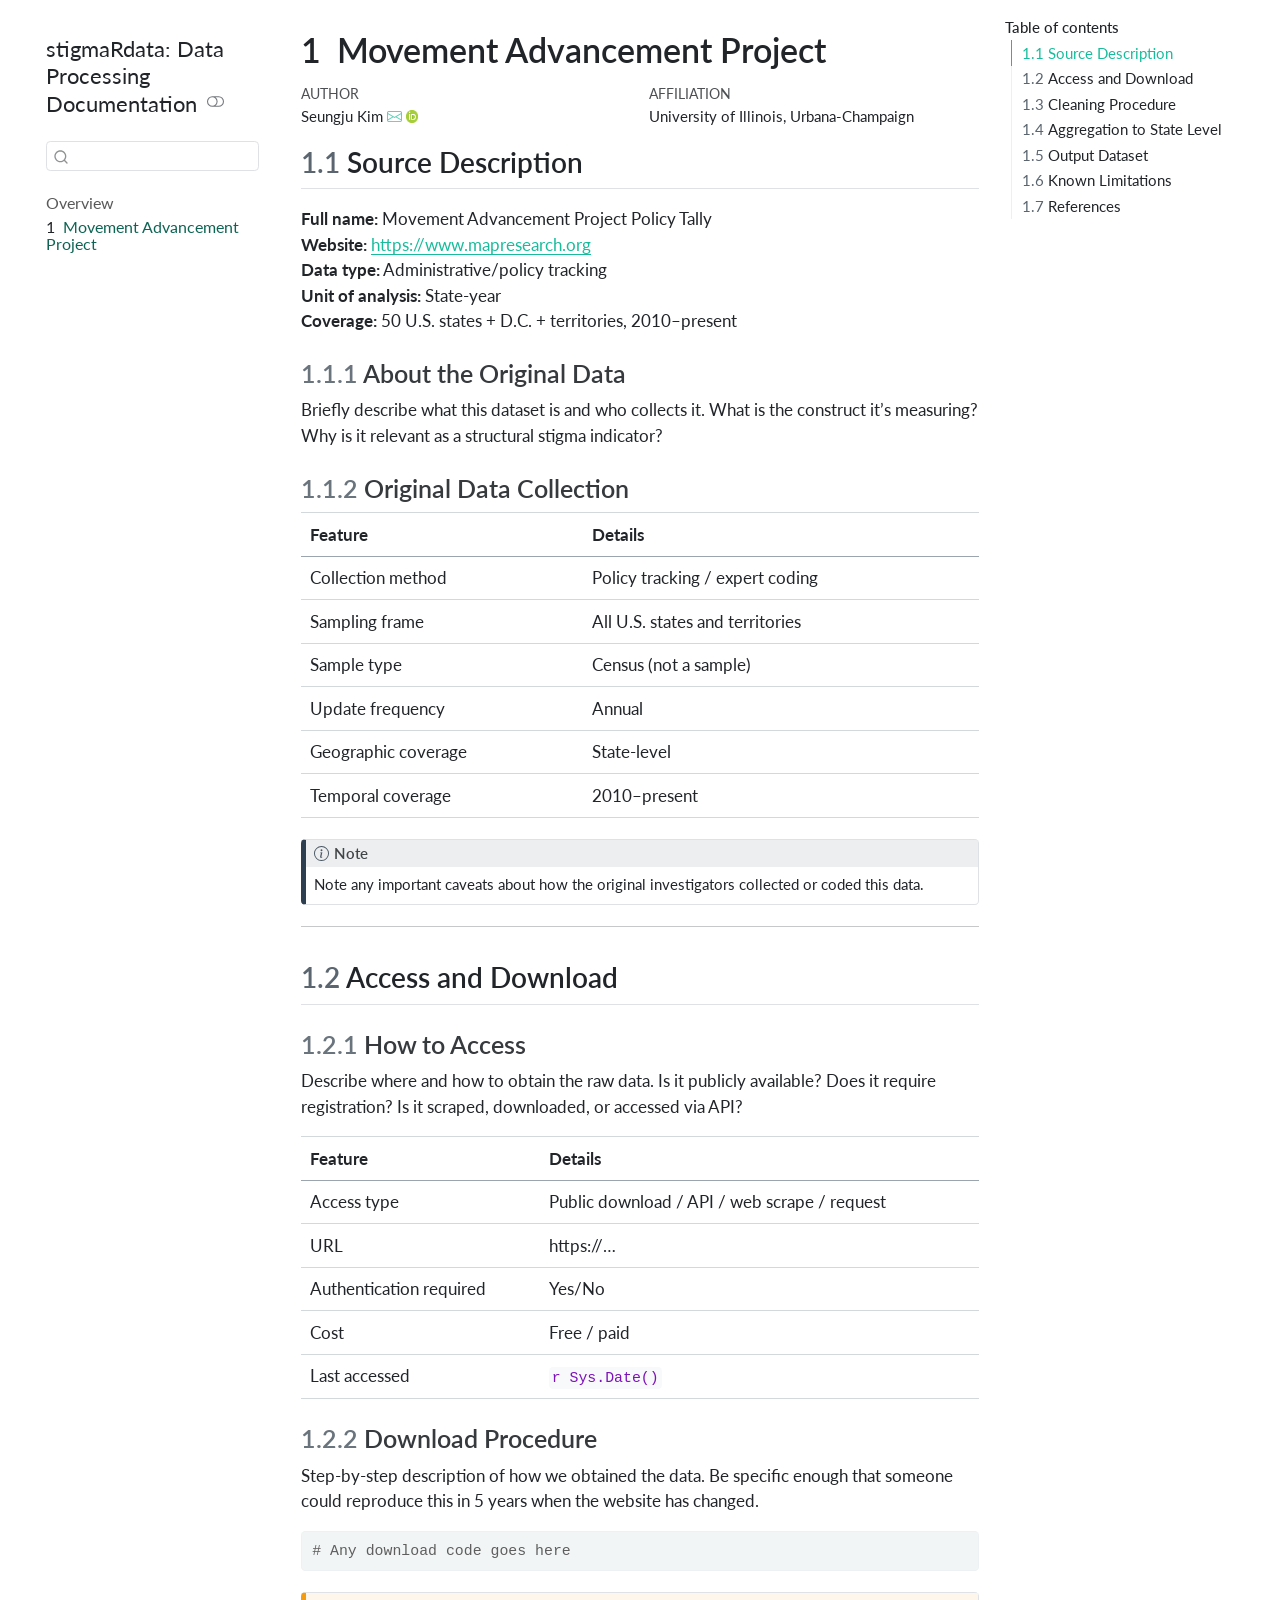
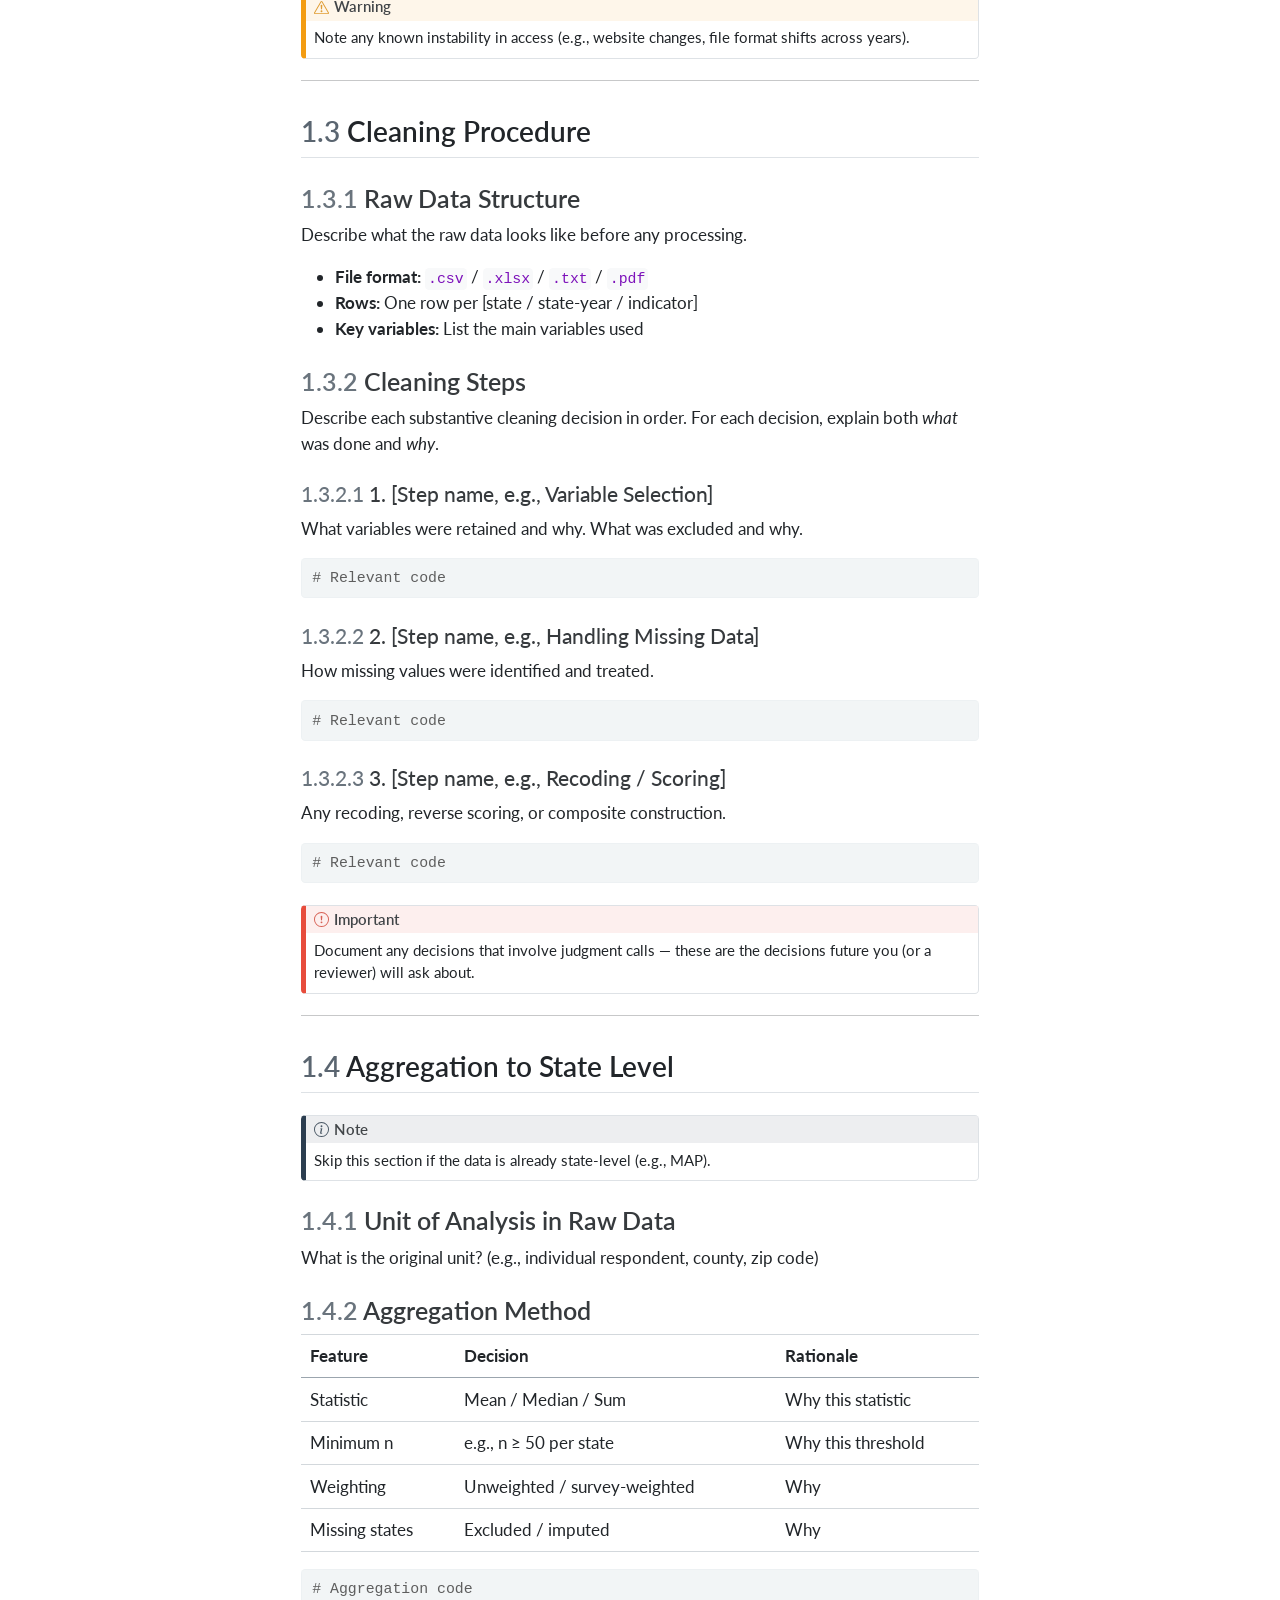
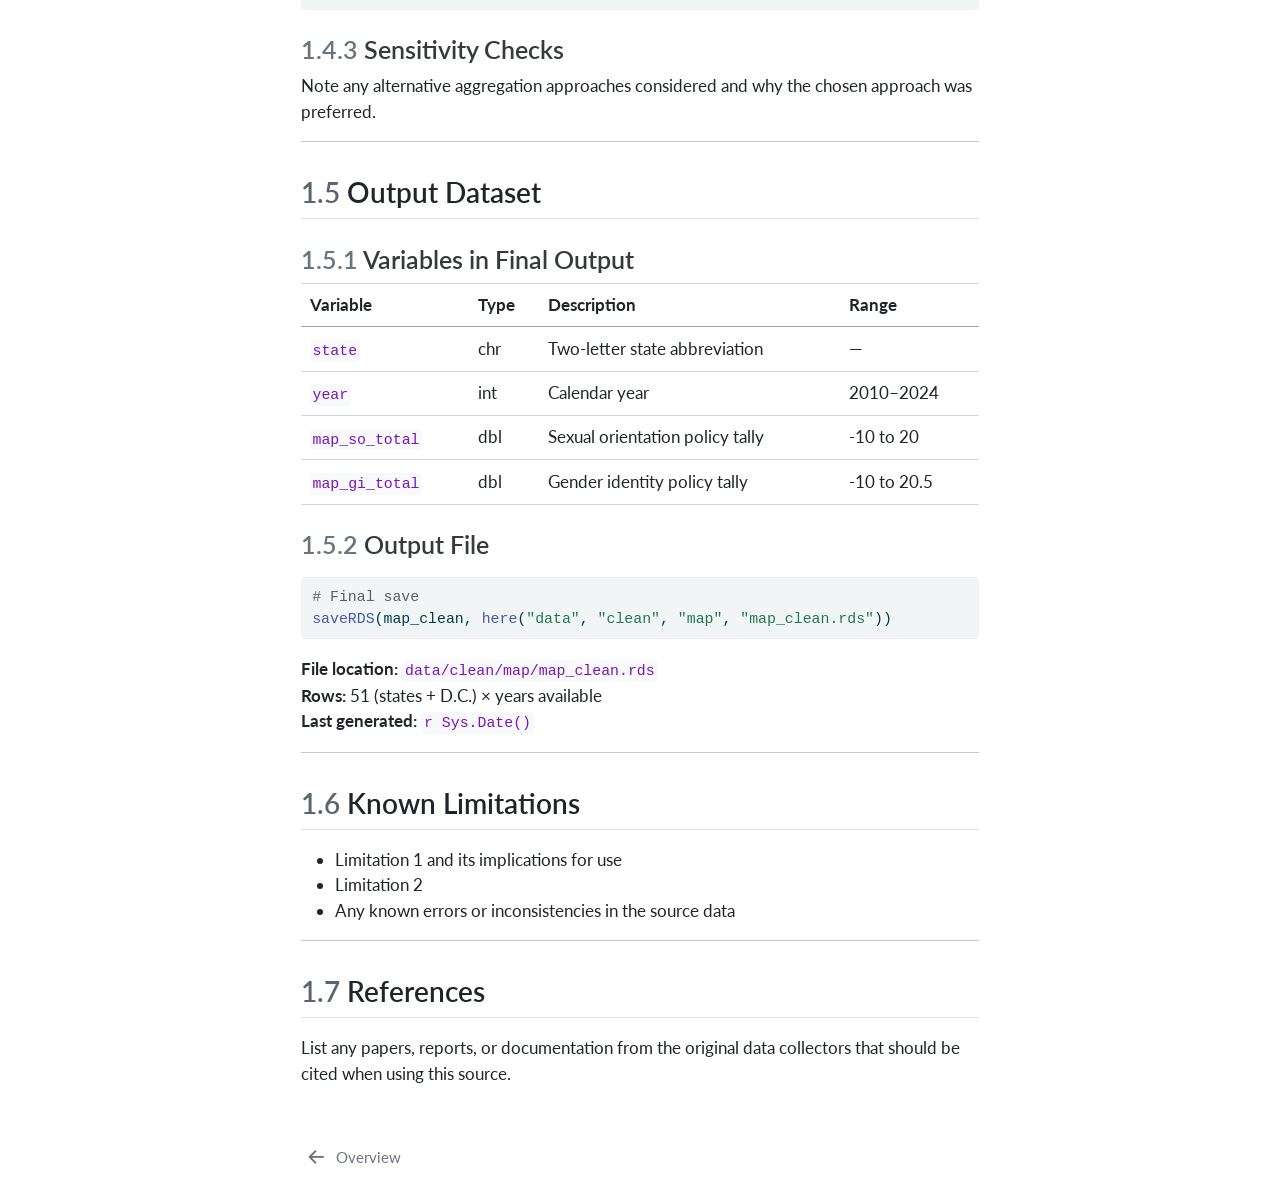
<file: docs/_book/01_map.html>
<!DOCTYPE html>
<html xmlns="http://www.w3.org/1999/xhtml" lang="en" xml:lang="en"><head>

<meta charset="utf-8">
<meta name="generator" content="quarto-1.5.57">

<meta name="viewport" content="width=device-width, initial-scale=1.0, user-scalable=yes">

<meta name="author" content="Seungju Kim">

<title>1&nbsp; Movement Advancement Project – stigmaRdata: Data Processing Documentation</title>
<style>
code{white-space: pre-wrap;}
span.smallcaps{font-variant: small-caps;}
div.columns{display: flex; gap: min(4vw, 1.5em);}
div.column{flex: auto; overflow-x: auto;}
div.hanging-indent{margin-left: 1.5em; text-indent: -1.5em;}
ul.task-list{list-style: none;}
ul.task-list li input[type="checkbox"] {
  width: 0.8em;
  margin: 0 0.8em 0.2em -1em; /* quarto-specific, see https://github.com/quarto-dev/quarto-cli/issues/4556 */ 
  vertical-align: middle;
}
/* CSS for syntax highlighting */
pre > code.sourceCode { white-space: pre; position: relative; }
pre > code.sourceCode > span { line-height: 1.25; }
pre > code.sourceCode > span:empty { height: 1.2em; }
.sourceCode { overflow: visible; }
code.sourceCode > span { color: inherit; text-decoration: inherit; }
div.sourceCode { margin: 1em 0; }
pre.sourceCode { margin: 0; }
@media screen {
div.sourceCode { overflow: auto; }
}
@media print {
pre > code.sourceCode { white-space: pre-wrap; }
pre > code.sourceCode > span { display: inline-block; text-indent: -5em; padding-left: 5em; }
}
pre.numberSource code
  { counter-reset: source-line 0; }
pre.numberSource code > span
  { position: relative; left: -4em; counter-increment: source-line; }
pre.numberSource code > span > a:first-child::before
  { content: counter(source-line);
    position: relative; left: -1em; text-align: right; vertical-align: baseline;
    border: none; display: inline-block;
    -webkit-touch-callout: none; -webkit-user-select: none;
    -khtml-user-select: none; -moz-user-select: none;
    -ms-user-select: none; user-select: none;
    padding: 0 4px; width: 4em;
  }
pre.numberSource { margin-left: 3em;  padding-left: 4px; }
div.sourceCode
  {   }
@media screen {
pre > code.sourceCode > span > a:first-child::before { text-decoration: underline; }
}
</style>


<script src="site_libs/quarto-nav/quarto-nav.js"></script>
<script src="site_libs/quarto-nav/headroom.min.js"></script>
<script src="site_libs/clipboard/clipboard.min.js"></script>
<script src="site_libs/quarto-search/autocomplete.umd.js"></script>
<script src="site_libs/quarto-search/fuse.min.js"></script>
<script src="site_libs/quarto-search/quarto-search.js"></script>
<meta name="quarto:offset" content="./">
<link href="./index.html" rel="prev">
<script src="site_libs/quarto-html/quarto.js"></script>
<script src="site_libs/quarto-html/popper.min.js"></script>
<script src="site_libs/quarto-html/tippy.umd.min.js"></script>
<script src="site_libs/quarto-html/anchor.min.js"></script>
<link href="site_libs/quarto-html/tippy.css" rel="stylesheet">
<link href="site_libs/quarto-html/quarto-syntax-highlighting.css" rel="stylesheet" class="quarto-color-scheme" id="quarto-text-highlighting-styles">
<link href="site_libs/quarto-html/quarto-syntax-highlighting-dark.css" rel="prefetch" class="quarto-color-scheme quarto-color-alternate" id="quarto-text-highlighting-styles">
<script src="site_libs/bootstrap/bootstrap.min.js"></script>
<link href="site_libs/bootstrap/bootstrap-icons.css" rel="stylesheet">
<link href="site_libs/bootstrap/bootstrap.min.css" rel="stylesheet" class="quarto-color-scheme" id="quarto-bootstrap" data-mode="light">
<link href="site_libs/bootstrap/bootstrap-dark.min.css" rel="prefetch" class="quarto-color-scheme quarto-color-alternate" id="quarto-bootstrap" data-mode="dark">
<script id="quarto-search-options" type="application/json">{
  "location": "sidebar",
  "copy-button": false,
  "collapse-after": 3,
  "panel-placement": "start",
  "type": "textbox",
  "limit": 50,
  "keyboard-shortcut": [
    "f",
    "/",
    "s"
  ],
  "show-item-context": false,
  "language": {
    "search-no-results-text": "No results",
    "search-matching-documents-text": "matching documents",
    "search-copy-link-title": "Copy link to search",
    "search-hide-matches-text": "Hide additional matches",
    "search-more-match-text": "more match in this document",
    "search-more-matches-text": "more matches in this document",
    "search-clear-button-title": "Clear",
    "search-text-placeholder": "",
    "search-detached-cancel-button-title": "Cancel",
    "search-submit-button-title": "Submit",
    "search-label": "Search"
  }
}</script>


</head>

<body class="nav-sidebar floating">

<div id="quarto-search-results"></div>
  <header id="quarto-header" class="headroom fixed-top">
  <nav class="quarto-secondary-nav">
    <div class="container-fluid d-flex">
      <button type="button" class="quarto-btn-toggle btn" data-bs-toggle="collapse" role="button" data-bs-target=".quarto-sidebar-collapse-item" aria-controls="quarto-sidebar" aria-expanded="false" aria-label="Toggle sidebar navigation" onclick="if (window.quartoToggleHeadroom) { window.quartoToggleHeadroom(); }">
        <i class="bi bi-layout-text-sidebar-reverse"></i>
      </button>
        <nav class="quarto-page-breadcrumbs" aria-label="breadcrumb"><ol class="breadcrumb"><li class="breadcrumb-item"><a href="./01_map.html"><span class="chapter-number">1</span>&nbsp; <span class="chapter-title">Movement Advancement Project</span></a></li></ol></nav>
        <a class="flex-grow-1" role="navigation" data-bs-toggle="collapse" data-bs-target=".quarto-sidebar-collapse-item" aria-controls="quarto-sidebar" aria-expanded="false" aria-label="Toggle sidebar navigation" onclick="if (window.quartoToggleHeadroom) { window.quartoToggleHeadroom(); }">      
        </a>
      <button type="button" class="btn quarto-search-button" aria-label="Search" onclick="window.quartoOpenSearch();">
        <i class="bi bi-search"></i>
      </button>
    </div>
  </nav>
</header>
<!-- content -->
<div id="quarto-content" class="quarto-container page-columns page-rows-contents page-layout-article">
<!-- sidebar -->
  <nav id="quarto-sidebar" class="sidebar collapse collapse-horizontal quarto-sidebar-collapse-item sidebar-navigation floating overflow-auto">
    <div class="pt-lg-2 mt-2 text-left sidebar-header">
    <div class="sidebar-title mb-0 py-0">
      <a href="./">stigmaRdata: Data Processing Documentation</a> 
        <div class="sidebar-tools-main">
  <a href="" class="quarto-color-scheme-toggle quarto-navigation-tool  px-1" onclick="window.quartoToggleColorScheme(); return false;" title="Toggle dark mode"><i class="bi"></i></a>
</div>
    </div>
      </div>
        <div class="mt-2 flex-shrink-0 align-items-center">
        <div class="sidebar-search">
        <div id="quarto-search" class="" title="Search"></div>
        </div>
        </div>
    <div class="sidebar-menu-container"> 
    <ul class="list-unstyled mt-1">
        <li class="sidebar-item">
  <div class="sidebar-item-container"> 
  <a href="./index.html" class="sidebar-item-text sidebar-link">
 <span class="menu-text">Overview</span></a>
  </div>
</li>
        <li class="sidebar-item">
  <div class="sidebar-item-container"> 
  <a href="./01_map.html" class="sidebar-item-text sidebar-link active">
 <span class="menu-text"><span class="chapter-number">1</span>&nbsp; <span class="chapter-title">Movement Advancement Project</span></span></a>
  </div>
</li>
    </ul>
    </div>
</nav>
<div id="quarto-sidebar-glass" class="quarto-sidebar-collapse-item" data-bs-toggle="collapse" data-bs-target=".quarto-sidebar-collapse-item"></div>
<!-- margin-sidebar -->
    <div id="quarto-margin-sidebar" class="sidebar margin-sidebar">
        <nav id="TOC" role="doc-toc" class="toc-active">
    <h2 id="toc-title">Table of contents</h2>
   
  <ul>
  <li><a href="#source-description" id="toc-source-description" class="nav-link active" data-scroll-target="#source-description"><span class="header-section-number">1.1</span> Source Description</a>
  <ul class="collapse">
  <li><a href="#about-the-original-data" id="toc-about-the-original-data" class="nav-link" data-scroll-target="#about-the-original-data"><span class="header-section-number">1.1.1</span> About the Original Data</a></li>
  <li><a href="#original-data-collection" id="toc-original-data-collection" class="nav-link" data-scroll-target="#original-data-collection"><span class="header-section-number">1.1.2</span> Original Data Collection</a></li>
  </ul></li>
  <li><a href="#access-and-download" id="toc-access-and-download" class="nav-link" data-scroll-target="#access-and-download"><span class="header-section-number">1.2</span> Access and Download</a>
  <ul class="collapse">
  <li><a href="#how-to-access" id="toc-how-to-access" class="nav-link" data-scroll-target="#how-to-access"><span class="header-section-number">1.2.1</span> How to Access</a></li>
  <li><a href="#download-procedure" id="toc-download-procedure" class="nav-link" data-scroll-target="#download-procedure"><span class="header-section-number">1.2.2</span> Download Procedure</a></li>
  </ul></li>
  <li><a href="#cleaning-procedure" id="toc-cleaning-procedure" class="nav-link" data-scroll-target="#cleaning-procedure"><span class="header-section-number">1.3</span> Cleaning Procedure</a>
  <ul class="collapse">
  <li><a href="#raw-data-structure" id="toc-raw-data-structure" class="nav-link" data-scroll-target="#raw-data-structure"><span class="header-section-number">1.3.1</span> Raw Data Structure</a></li>
  <li><a href="#cleaning-steps" id="toc-cleaning-steps" class="nav-link" data-scroll-target="#cleaning-steps"><span class="header-section-number">1.3.2</span> Cleaning Steps</a></li>
  </ul></li>
  <li><a href="#aggregation-to-state-level" id="toc-aggregation-to-state-level" class="nav-link" data-scroll-target="#aggregation-to-state-level"><span class="header-section-number">1.4</span> Aggregation to State Level</a>
  <ul class="collapse">
  <li><a href="#unit-of-analysis-in-raw-data" id="toc-unit-of-analysis-in-raw-data" class="nav-link" data-scroll-target="#unit-of-analysis-in-raw-data"><span class="header-section-number">1.4.1</span> Unit of Analysis in Raw Data</a></li>
  <li><a href="#aggregation-method" id="toc-aggregation-method" class="nav-link" data-scroll-target="#aggregation-method"><span class="header-section-number">1.4.2</span> Aggregation Method</a></li>
  <li><a href="#sensitivity-checks" id="toc-sensitivity-checks" class="nav-link" data-scroll-target="#sensitivity-checks"><span class="header-section-number">1.4.3</span> Sensitivity Checks</a></li>
  </ul></li>
  <li><a href="#output-dataset" id="toc-output-dataset" class="nav-link" data-scroll-target="#output-dataset"><span class="header-section-number">1.5</span> Output Dataset</a>
  <ul class="collapse">
  <li><a href="#variables-in-final-output" id="toc-variables-in-final-output" class="nav-link" data-scroll-target="#variables-in-final-output"><span class="header-section-number">1.5.1</span> Variables in Final Output</a></li>
  <li><a href="#output-file" id="toc-output-file" class="nav-link" data-scroll-target="#output-file"><span class="header-section-number">1.5.2</span> Output File</a></li>
  </ul></li>
  <li><a href="#known-limitations" id="toc-known-limitations" class="nav-link" data-scroll-target="#known-limitations"><span class="header-section-number">1.6</span> Known Limitations</a></li>
  <li><a href="#references" id="toc-references" class="nav-link" data-scroll-target="#references"><span class="header-section-number">1.7</span> References</a></li>
  </ul>
</nav>
    </div>
<!-- main -->
<main class="content" id="quarto-document-content">

<header id="title-block-header" class="quarto-title-block default">
<div class="quarto-title">
<h1 class="title"><span class="chapter-number">1</span>&nbsp; <span class="chapter-title">Movement Advancement Project</span></h1>
</div>


<div class="quarto-title-meta-author">
  <div class="quarto-title-meta-heading">Author</div>
  <div class="quarto-title-meta-heading">Affiliation</div>
  
    <div class="quarto-title-meta-contents">
    <p class="author">Seungju Kim <a href="mailto:seungju7@illinois.edu" class="quarto-title-author-email"><i class="bi bi-envelope"></i></a> <a href="https://orcid.org/0009-0009-5166-9170" class="quarto-title-author-orcid"> <img src="[data-uri]"></a></p>
  </div>
  <div class="quarto-title-meta-contents">
        <p class="affiliation">
            University of Illinois, Urbana-Champaign
          </p>
      </div>
  </div>

<div class="quarto-title-meta">

      
  
    
  </div>
  


</header>


<section id="source-description" class="level2" data-number="1.1">
<h2 data-number="1.1" class="anchored" data-anchor-id="source-description"><span class="header-section-number">1.1</span> Source Description</h2>
<p><strong>Full name:</strong> Movement Advancement Project Policy Tally<br>
<strong>Website:</strong> <a href="https://www.mapresearch.org">https://www.mapresearch.org</a><br>
<strong>Data type:</strong> Administrative/policy tracking<br>
<strong>Unit of analysis:</strong> State-year<br>
<strong>Coverage:</strong> 50 U.S. states + D.C. + territories, 2010–present</p>
<section id="about-the-original-data" class="level3" data-number="1.1.1">
<h3 data-number="1.1.1" class="anchored" data-anchor-id="about-the-original-data"><span class="header-section-number">1.1.1</span> About the Original Data</h3>
<p>Briefly describe what this dataset is and who collects it. What is the construct it’s measuring? Why is it relevant as a structural stigma indicator?</p>
</section>
<section id="original-data-collection" class="level3" data-number="1.1.2">
<h3 data-number="1.1.2" class="anchored" data-anchor-id="original-data-collection"><span class="header-section-number">1.1.2</span> Original Data Collection</h3>
<table class="caption-top table">
<thead>
<tr class="header">
<th>Feature</th>
<th>Details</th>
</tr>
</thead>
<tbody>
<tr class="odd">
<td>Collection method</td>
<td>Policy tracking / expert coding</td>
</tr>
<tr class="even">
<td>Sampling frame</td>
<td>All U.S. states and territories</td>
</tr>
<tr class="odd">
<td>Sample type</td>
<td>Census (not a sample)</td>
</tr>
<tr class="even">
<td>Update frequency</td>
<td>Annual</td>
</tr>
<tr class="odd">
<td>Geographic coverage</td>
<td>State-level</td>
</tr>
<tr class="even">
<td>Temporal coverage</td>
<td>2010–present</td>
</tr>
</tbody>
</table>
<div class="callout callout-style-default callout-note callout-titled">
<div class="callout-header d-flex align-content-center">
<div class="callout-icon-container">
<i class="callout-icon"></i>
</div>
<div class="callout-title-container flex-fill">
Note
</div>
</div>
<div class="callout-body-container callout-body">
<p>Note any important caveats about how the original investigators collected or coded this data.</p>
</div>
</div>
<hr>
</section>
</section>
<section id="access-and-download" class="level2" data-number="1.2">
<h2 data-number="1.2" class="anchored" data-anchor-id="access-and-download"><span class="header-section-number">1.2</span> Access and Download</h2>
<section id="how-to-access" class="level3" data-number="1.2.1">
<h3 data-number="1.2.1" class="anchored" data-anchor-id="how-to-access"><span class="header-section-number">1.2.1</span> How to Access</h3>
<p>Describe where and how to obtain the raw data. Is it publicly available? Does it require registration? Is it scraped, downloaded, or accessed via API?</p>
<table class="caption-top table">
<thead>
<tr class="header">
<th>Feature</th>
<th>Details</th>
</tr>
</thead>
<tbody>
<tr class="odd">
<td>Access type</td>
<td>Public download / API / web scrape / request</td>
</tr>
<tr class="even">
<td>URL</td>
<td>https://…</td>
</tr>
<tr class="odd">
<td>Authentication required</td>
<td>Yes/No</td>
</tr>
<tr class="even">
<td>Cost</td>
<td>Free / paid</td>
</tr>
<tr class="odd">
<td>Last accessed</td>
<td><code>r Sys.Date()</code></td>
</tr>
</tbody>
</table>
</section>
<section id="download-procedure" class="level3" data-number="1.2.2">
<h3 data-number="1.2.2" class="anchored" data-anchor-id="download-procedure"><span class="header-section-number">1.2.2</span> Download Procedure</h3>
<p>Step-by-step description of how we obtained the data. Be specific enough that someone could reproduce this in 5 years when the website has changed.</p>
<div class="sourceCode" id="cb1"><pre class="sourceCode r code-with-copy"><code class="sourceCode r"><span id="cb1-1"><a href="#cb1-1" aria-hidden="true" tabindex="-1"></a><span class="co"># Any download code goes here</span></span></code><button title="Copy to Clipboard" class="code-copy-button"><i class="bi"></i></button></pre></div>
<div class="callout callout-style-default callout-warning callout-titled">
<div class="callout-header d-flex align-content-center">
<div class="callout-icon-container">
<i class="callout-icon"></i>
</div>
<div class="callout-title-container flex-fill">
Warning
</div>
</div>
<div class="callout-body-container callout-body">
<p>Note any known instability in access (e.g., website changes, file format shifts across years).</p>
</div>
</div>
<hr>
</section>
</section>
<section id="cleaning-procedure" class="level2" data-number="1.3">
<h2 data-number="1.3" class="anchored" data-anchor-id="cleaning-procedure"><span class="header-section-number">1.3</span> Cleaning Procedure</h2>
<section id="raw-data-structure" class="level3" data-number="1.3.1">
<h3 data-number="1.3.1" class="anchored" data-anchor-id="raw-data-structure"><span class="header-section-number">1.3.1</span> Raw Data Structure</h3>
<p>Describe what the raw data looks like before any processing.</p>
<ul>
<li><strong>File format:</strong> <code>.csv</code> / <code>.xlsx</code> / <code>.txt</code> / <code>.pdf</code><br>
</li>
<li><strong>Rows:</strong> One row per [state / state-year / indicator]<br>
</li>
<li><strong>Key variables:</strong> List the main variables used</li>
</ul>
</section>
<section id="cleaning-steps" class="level3" data-number="1.3.2">
<h3 data-number="1.3.2" class="anchored" data-anchor-id="cleaning-steps"><span class="header-section-number">1.3.2</span> Cleaning Steps</h3>
<p>Describe each substantive cleaning decision in order. For each decision, explain both <em>what</em> was done and <em>why</em>.</p>
<section id="step-name-e.g.-variable-selection" class="level4" data-number="1.3.2.1">
<h4 data-number="1.3.2.1" class="anchored" data-anchor-id="step-name-e.g.-variable-selection"><span class="header-section-number">1.3.2.1</span> 1. [Step name, e.g., Variable Selection]</h4>
<p>What variables were retained and why. What was excluded and why.</p>
<div class="sourceCode" id="cb2"><pre class="sourceCode r code-with-copy"><code class="sourceCode r"><span id="cb2-1"><a href="#cb2-1" aria-hidden="true" tabindex="-1"></a><span class="co"># Relevant code</span></span></code><button title="Copy to Clipboard" class="code-copy-button"><i class="bi"></i></button></pre></div>
</section>
<section id="step-name-e.g.-handling-missing-data" class="level4" data-number="1.3.2.2">
<h4 data-number="1.3.2.2" class="anchored" data-anchor-id="step-name-e.g.-handling-missing-data"><span class="header-section-number">1.3.2.2</span> 2. [Step name, e.g., Handling Missing Data]</h4>
<p>How missing values were identified and treated.</p>
<div class="sourceCode" id="cb3"><pre class="sourceCode r code-with-copy"><code class="sourceCode r"><span id="cb3-1"><a href="#cb3-1" aria-hidden="true" tabindex="-1"></a><span class="co"># Relevant code</span></span></code><button title="Copy to Clipboard" class="code-copy-button"><i class="bi"></i></button></pre></div>
</section>
<section id="step-name-e.g.-recoding-scoring" class="level4" data-number="1.3.2.3">
<h4 data-number="1.3.2.3" class="anchored" data-anchor-id="step-name-e.g.-recoding-scoring"><span class="header-section-number">1.3.2.3</span> 3. [Step name, e.g., Recoding / Scoring]</h4>
<p>Any recoding, reverse scoring, or composite construction.</p>
<div class="sourceCode" id="cb4"><pre class="sourceCode r code-with-copy"><code class="sourceCode r"><span id="cb4-1"><a href="#cb4-1" aria-hidden="true" tabindex="-1"></a><span class="co"># Relevant code</span></span></code><button title="Copy to Clipboard" class="code-copy-button"><i class="bi"></i></button></pre></div>
<div class="callout callout-style-default callout-important callout-titled">
<div class="callout-header d-flex align-content-center">
<div class="callout-icon-container">
<i class="callout-icon"></i>
</div>
<div class="callout-title-container flex-fill">
Important
</div>
</div>
<div class="callout-body-container callout-body">
<p>Document any decisions that involve judgment calls — these are the decisions future you (or a reviewer) will ask about.</p>
</div>
</div>
<hr>
</section>
</section>
</section>
<section id="aggregation-to-state-level" class="level2" data-number="1.4">
<h2 data-number="1.4" class="anchored" data-anchor-id="aggregation-to-state-level"><span class="header-section-number">1.4</span> Aggregation to State Level</h2>
<div class="callout callout-style-default callout-note callout-titled">
<div class="callout-header d-flex align-content-center">
<div class="callout-icon-container">
<i class="callout-icon"></i>
</div>
<div class="callout-title-container flex-fill">
Note
</div>
</div>
<div class="callout-body-container callout-body">
<p>Skip this section if the data is already state-level (e.g., MAP).</p>
</div>
</div>
<section id="unit-of-analysis-in-raw-data" class="level3" data-number="1.4.1">
<h3 data-number="1.4.1" class="anchored" data-anchor-id="unit-of-analysis-in-raw-data"><span class="header-section-number">1.4.1</span> Unit of Analysis in Raw Data</h3>
<p>What is the original unit? (e.g., individual respondent, county, zip code)</p>
</section>
<section id="aggregation-method" class="level3" data-number="1.4.2">
<h3 data-number="1.4.2" class="anchored" data-anchor-id="aggregation-method"><span class="header-section-number">1.4.2</span> Aggregation Method</h3>
<table class="caption-top table">
<thead>
<tr class="header">
<th>Feature</th>
<th>Decision</th>
<th>Rationale</th>
</tr>
</thead>
<tbody>
<tr class="odd">
<td>Statistic</td>
<td>Mean / Median / Sum</td>
<td>Why this statistic</td>
</tr>
<tr class="even">
<td>Minimum n</td>
<td>e.g., n ≥ 50 per state</td>
<td>Why this threshold</td>
</tr>
<tr class="odd">
<td>Weighting</td>
<td>Unweighted / survey-weighted</td>
<td>Why</td>
</tr>
<tr class="even">
<td>Missing states</td>
<td>Excluded / imputed</td>
<td>Why</td>
</tr>
</tbody>
</table>
<div class="sourceCode" id="cb5"><pre class="sourceCode r code-with-copy"><code class="sourceCode r"><span id="cb5-1"><a href="#cb5-1" aria-hidden="true" tabindex="-1"></a><span class="co"># Aggregation code</span></span></code><button title="Copy to Clipboard" class="code-copy-button"><i class="bi"></i></button></pre></div>
</section>
<section id="sensitivity-checks" class="level3" data-number="1.4.3">
<h3 data-number="1.4.3" class="anchored" data-anchor-id="sensitivity-checks"><span class="header-section-number">1.4.3</span> Sensitivity Checks</h3>
<p>Note any alternative aggregation approaches considered and why the chosen approach was preferred.</p>
<hr>
</section>
</section>
<section id="output-dataset" class="level2" data-number="1.5">
<h2 data-number="1.5" class="anchored" data-anchor-id="output-dataset"><span class="header-section-number">1.5</span> Output Dataset</h2>
<section id="variables-in-final-output" class="level3" data-number="1.5.1">
<h3 data-number="1.5.1" class="anchored" data-anchor-id="variables-in-final-output"><span class="header-section-number">1.5.1</span> Variables in Final Output</h3>
<table class="caption-top table">
<thead>
<tr class="header">
<th>Variable</th>
<th>Type</th>
<th>Description</th>
<th>Range</th>
</tr>
</thead>
<tbody>
<tr class="odd">
<td><code>state</code></td>
<td>chr</td>
<td>Two-letter state abbreviation</td>
<td>—</td>
</tr>
<tr class="even">
<td><code>year</code></td>
<td>int</td>
<td>Calendar year</td>
<td>2010–2024</td>
</tr>
<tr class="odd">
<td><code>map_so_total</code></td>
<td>dbl</td>
<td>Sexual orientation policy tally</td>
<td>-10 to 20</td>
</tr>
<tr class="even">
<td><code>map_gi_total</code></td>
<td>dbl</td>
<td>Gender identity policy tally</td>
<td>-10 to 20.5</td>
</tr>
</tbody>
</table>
</section>
<section id="output-file" class="level3" data-number="1.5.2">
<h3 data-number="1.5.2" class="anchored" data-anchor-id="output-file"><span class="header-section-number">1.5.2</span> Output File</h3>
<div class="sourceCode" id="cb6"><pre class="sourceCode r code-with-copy"><code class="sourceCode r"><span id="cb6-1"><a href="#cb6-1" aria-hidden="true" tabindex="-1"></a><span class="co"># Final save</span></span>
<span id="cb6-2"><a href="#cb6-2" aria-hidden="true" tabindex="-1"></a><span class="fu">saveRDS</span>(map_clean, <span class="fu">here</span>(<span class="st">"data"</span>, <span class="st">"clean"</span>, <span class="st">"map"</span>, <span class="st">"map_clean.rds"</span>))</span></code><button title="Copy to Clipboard" class="code-copy-button"><i class="bi"></i></button></pre></div>
<p><strong>File location:</strong> <code>data/clean/map/map_clean.rds</code><br>
<strong>Rows:</strong> 51 (states + D.C.) × years available<br>
<strong>Last generated:</strong> <code>r Sys.Date()</code></p>
<hr>
</section>
</section>
<section id="known-limitations" class="level2" data-number="1.6">
<h2 data-number="1.6" class="anchored" data-anchor-id="known-limitations"><span class="header-section-number">1.6</span> Known Limitations</h2>
<ul>
<li>Limitation 1 and its implications for use</li>
<li>Limitation 2</li>
<li>Any known errors or inconsistencies in the source data</li>
</ul>
<hr>
</section>
<section id="references" class="level2" data-number="1.7">
<h2 data-number="1.7" class="anchored" data-anchor-id="references"><span class="header-section-number">1.7</span> References</h2>
<p>List any papers, reports, or documentation from the original data collectors that should be cited when using this source.</p>


</section>

</main> <!-- /main -->
<script id="quarto-html-after-body" type="application/javascript">
window.document.addEventListener("DOMContentLoaded", function (event) {
  const toggleBodyColorMode = (bsSheetEl) => {
    const mode = bsSheetEl.getAttribute("data-mode");
    const bodyEl = window.document.querySelector("body");
    if (mode === "dark") {
      bodyEl.classList.add("quarto-dark");
      bodyEl.classList.remove("quarto-light");
    } else {
      bodyEl.classList.add("quarto-light");
      bodyEl.classList.remove("quarto-dark");
    }
  }
  const toggleBodyColorPrimary = () => {
    const bsSheetEl = window.document.querySelector("link#quarto-bootstrap");
    if (bsSheetEl) {
      toggleBodyColorMode(bsSheetEl);
    }
  }
  toggleBodyColorPrimary();  
  const disableStylesheet = (stylesheets) => {
    for (let i=0; i < stylesheets.length; i++) {
      const stylesheet = stylesheets[i];
      stylesheet.rel = 'prefetch';
    }
  }
  const enableStylesheet = (stylesheets) => {
    for (let i=0; i < stylesheets.length; i++) {
      const stylesheet = stylesheets[i];
      stylesheet.rel = 'stylesheet';
    }
  }
  const manageTransitions = (selector, allowTransitions) => {
    const els = window.document.querySelectorAll(selector);
    for (let i=0; i < els.length; i++) {
      const el = els[i];
      if (allowTransitions) {
        el.classList.remove('notransition');
      } else {
        el.classList.add('notransition');
      }
    }
  }
  const toggleGiscusIfUsed = (isAlternate, darkModeDefault) => {
    const baseTheme = document.querySelector('#giscus-base-theme')?.value ?? 'light';
    const alternateTheme = document.querySelector('#giscus-alt-theme')?.value ?? 'dark';
    let newTheme = '';
    if(darkModeDefault) {
      newTheme = isAlternate ? baseTheme : alternateTheme;
    } else {
      newTheme = isAlternate ? alternateTheme : baseTheme;
    }
    const changeGiscusTheme = () => {
      // From: https://github.com/giscus/giscus/issues/336
      const sendMessage = (message) => {
        const iframe = document.querySelector('iframe.giscus-frame');
        if (!iframe) return;
        iframe.contentWindow.postMessage({ giscus: message }, 'https://giscus.app');
      }
      sendMessage({
        setConfig: {
          theme: newTheme
        }
      });
    }
    const isGiscussLoaded = window.document.querySelector('iframe.giscus-frame') !== null;
    if (isGiscussLoaded) {
      changeGiscusTheme();
    }
  }
  const toggleColorMode = (alternate) => {
    // Switch the stylesheets
    const alternateStylesheets = window.document.querySelectorAll('link.quarto-color-scheme.quarto-color-alternate');
    manageTransitions('#quarto-margin-sidebar .nav-link', false);
    if (alternate) {
      enableStylesheet(alternateStylesheets);
      for (const sheetNode of alternateStylesheets) {
        if (sheetNode.id === "quarto-bootstrap") {
          toggleBodyColorMode(sheetNode);
        }
      }
    } else {
      disableStylesheet(alternateStylesheets);
      toggleBodyColorPrimary();
    }
    manageTransitions('#quarto-margin-sidebar .nav-link', true);
    // Switch the toggles
    const toggles = window.document.querySelectorAll('.quarto-color-scheme-toggle');
    for (let i=0; i < toggles.length; i++) {
      const toggle = toggles[i];
      if (toggle) {
        if (alternate) {
          toggle.classList.add("alternate");     
        } else {
          toggle.classList.remove("alternate");
        }
      }
    }
    // Hack to workaround the fact that safari doesn't
    // properly recolor the scrollbar when toggling (#1455)
    if (navigator.userAgent.indexOf('Safari') > 0 && navigator.userAgent.indexOf('Chrome') == -1) {
      manageTransitions("body", false);
      window.scrollTo(0, 1);
      setTimeout(() => {
        window.scrollTo(0, 0);
        manageTransitions("body", true);
      }, 40);  
    }
  }
  const isFileUrl = () => { 
    return window.location.protocol === 'file:';
  }
  const hasAlternateSentinel = () => {  
    let styleSentinel = getColorSchemeSentinel();
    if (styleSentinel !== null) {
      return styleSentinel === "alternate";
    } else {
      return false;
    }
  }
  const setStyleSentinel = (alternate) => {
    const value = alternate ? "alternate" : "default";
    if (!isFileUrl()) {
      window.localStorage.setItem("quarto-color-scheme", value);
    } else {
      localAlternateSentinel = value;
    }
  }
  const getColorSchemeSentinel = () => {
    if (!isFileUrl()) {
      const storageValue = window.localStorage.getItem("quarto-color-scheme");
      return storageValue != null ? storageValue : localAlternateSentinel;
    } else {
      return localAlternateSentinel;
    }
  }
  const darkModeDefault = false;
  let localAlternateSentinel = darkModeDefault ? 'alternate' : 'default';
  // Dark / light mode switch
  window.quartoToggleColorScheme = () => {
    // Read the current dark / light value 
    let toAlternate = !hasAlternateSentinel();
    toggleColorMode(toAlternate);
    setStyleSentinel(toAlternate);
    toggleGiscusIfUsed(toAlternate, darkModeDefault);
  };
  // Ensure there is a toggle, if there isn't float one in the top right
  if (window.document.querySelector('.quarto-color-scheme-toggle') === null) {
    const a = window.document.createElement('a');
    a.classList.add('top-right');
    a.classList.add('quarto-color-scheme-toggle');
    a.href = "";
    a.onclick = function() { try { window.quartoToggleColorScheme(); } catch {} return false; };
    const i = window.document.createElement("i");
    i.classList.add('bi');
    a.appendChild(i);
    window.document.body.appendChild(a);
  }
  // Switch to dark mode if need be
  if (hasAlternateSentinel()) {
    toggleColorMode(true);
  } else {
    toggleColorMode(false);
  }
  const icon = "";
  const anchorJS = new window.AnchorJS();
  anchorJS.options = {
    placement: 'right',
    icon: icon
  };
  anchorJS.add('.anchored');
  const isCodeAnnotation = (el) => {
    for (const clz of el.classList) {
      if (clz.startsWith('code-annotation-')) {                     
        return true;
      }
    }
    return false;
  }
  const onCopySuccess = function(e) {
    // button target
    const button = e.trigger;
    // don't keep focus
    button.blur();
    // flash "checked"
    button.classList.add('code-copy-button-checked');
    var currentTitle = button.getAttribute("title");
    button.setAttribute("title", "Copied!");
    let tooltip;
    if (window.bootstrap) {
      button.setAttribute("data-bs-toggle", "tooltip");
      button.setAttribute("data-bs-placement", "left");
      button.setAttribute("data-bs-title", "Copied!");
      tooltip = new bootstrap.Tooltip(button, 
        { trigger: "manual", 
          customClass: "code-copy-button-tooltip",
          offset: [0, -8]});
      tooltip.show();    
    }
    setTimeout(function() {
      if (tooltip) {
        tooltip.hide();
        button.removeAttribute("data-bs-title");
        button.removeAttribute("data-bs-toggle");
        button.removeAttribute("data-bs-placement");
      }
      button.setAttribute("title", currentTitle);
      button.classList.remove('code-copy-button-checked');
    }, 1000);
    // clear code selection
    e.clearSelection();
  }
  const getTextToCopy = function(trigger) {
      const codeEl = trigger.previousElementSibling.cloneNode(true);
      for (const childEl of codeEl.children) {
        if (isCodeAnnotation(childEl)) {
          childEl.remove();
        }
      }
      return codeEl.innerText;
  }
  const clipboard = new window.ClipboardJS('.code-copy-button:not([data-in-quarto-modal])', {
    text: getTextToCopy
  });
  clipboard.on('success', onCopySuccess);
  if (window.document.getElementById('quarto-embedded-source-code-modal')) {
    // For code content inside modals, clipBoardJS needs to be initialized with a container option
    // TODO: Check when it could be a function (https://github.com/zenorocha/clipboard.js/issues/860)
    const clipboardModal = new window.ClipboardJS('.code-copy-button[data-in-quarto-modal]', {
      text: getTextToCopy,
      container: window.document.getElementById('quarto-embedded-source-code-modal')
    });
    clipboardModal.on('success', onCopySuccess);
  }
    var localhostRegex = new RegExp(/^(?:http|https):\/\/localhost\:?[0-9]*\//);
    var mailtoRegex = new RegExp(/^mailto:/);
      var filterRegex = new RegExp('/' + window.location.host + '/');
    var isInternal = (href) => {
        return filterRegex.test(href) || localhostRegex.test(href) || mailtoRegex.test(href);
    }
    // Inspect non-navigation links and adorn them if external
 	var links = window.document.querySelectorAll('a[href]:not(.nav-link):not(.navbar-brand):not(.toc-action):not(.sidebar-link):not(.sidebar-item-toggle):not(.pagination-link):not(.no-external):not([aria-hidden]):not(.dropdown-item):not(.quarto-navigation-tool):not(.about-link)');
    for (var i=0; i<links.length; i++) {
      const link = links[i];
      if (!isInternal(link.href)) {
        // undo the damage that might have been done by quarto-nav.js in the case of
        // links that we want to consider external
        if (link.dataset.originalHref !== undefined) {
          link.href = link.dataset.originalHref;
        }
      }
    }
  function tippyHover(el, contentFn, onTriggerFn, onUntriggerFn) {
    const config = {
      allowHTML: true,
      maxWidth: 500,
      delay: 100,
      arrow: false,
      appendTo: function(el) {
          return el.parentElement;
      },
      interactive: true,
      interactiveBorder: 10,
      theme: 'quarto',
      placement: 'bottom-start',
    };
    if (contentFn) {
      config.content = contentFn;
    }
    if (onTriggerFn) {
      config.onTrigger = onTriggerFn;
    }
    if (onUntriggerFn) {
      config.onUntrigger = onUntriggerFn;
    }
    window.tippy(el, config); 
  }
  const noterefs = window.document.querySelectorAll('a[role="doc-noteref"]');
  for (var i=0; i<noterefs.length; i++) {
    const ref = noterefs[i];
    tippyHover(ref, function() {
      // use id or data attribute instead here
      let href = ref.getAttribute('data-footnote-href') || ref.getAttribute('href');
      try { href = new URL(href).hash; } catch {}
      const id = href.replace(/^#\/?/, "");
      const note = window.document.getElementById(id);
      if (note) {
        return note.innerHTML;
      } else {
        return "";
      }
    });
  }
  const xrefs = window.document.querySelectorAll('a.quarto-xref');
  const processXRef = (id, note) => {
    // Strip column container classes
    const stripColumnClz = (el) => {
      el.classList.remove("page-full", "page-columns");
      if (el.children) {
        for (const child of el.children) {
          stripColumnClz(child);
        }
      }
    }
    stripColumnClz(note)
    if (id === null || id.startsWith('sec-')) {
      // Special case sections, only their first couple elements
      const container = document.createElement("div");
      if (note.children && note.children.length > 2) {
        container.appendChild(note.children[0].cloneNode(true));
        for (let i = 1; i < note.children.length; i++) {
          const child = note.children[i];
          if (child.tagName === "P" && child.innerText === "") {
            continue;
          } else {
            container.appendChild(child.cloneNode(true));
            break;
          }
        }
        if (window.Quarto?.typesetMath) {
          window.Quarto.typesetMath(container);
        }
        return container.innerHTML
      } else {
        if (window.Quarto?.typesetMath) {
          window.Quarto.typesetMath(note);
        }
        return note.innerHTML;
      }
    } else {
      // Remove any anchor links if they are present
      const anchorLink = note.querySelector('a.anchorjs-link');
      if (anchorLink) {
        anchorLink.remove();
      }
      if (window.Quarto?.typesetMath) {
        window.Quarto.typesetMath(note);
      }
      // TODO in 1.5, we should make sure this works without a callout special case
      if (note.classList.contains("callout")) {
        return note.outerHTML;
      } else {
        return note.innerHTML;
      }
    }
  }
  for (var i=0; i<xrefs.length; i++) {
    const xref = xrefs[i];
    tippyHover(xref, undefined, function(instance) {
      instance.disable();
      let url = xref.getAttribute('href');
      let hash = undefined; 
      if (url.startsWith('#')) {
        hash = url;
      } else {
        try { hash = new URL(url).hash; } catch {}
      }
      if (hash) {
        const id = hash.replace(/^#\/?/, "");
        const note = window.document.getElementById(id);
        if (note !== null) {
          try {
            const html = processXRef(id, note.cloneNode(true));
            instance.setContent(html);
          } finally {
            instance.enable();
            instance.show();
          }
        } else {
          // See if we can fetch this
          fetch(url.split('#')[0])
          .then(res => res.text())
          .then(html => {
            const parser = new DOMParser();
            const htmlDoc = parser.parseFromString(html, "text/html");
            const note = htmlDoc.getElementById(id);
            if (note !== null) {
              const html = processXRef(id, note);
              instance.setContent(html);
            } 
          }).finally(() => {
            instance.enable();
            instance.show();
          });
        }
      } else {
        // See if we can fetch a full url (with no hash to target)
        // This is a special case and we should probably do some content thinning / targeting
        fetch(url)
        .then(res => res.text())
        .then(html => {
          const parser = new DOMParser();
          const htmlDoc = parser.parseFromString(html, "text/html");
          const note = htmlDoc.querySelector('main.content');
          if (note !== null) {
            // This should only happen for chapter cross references
            // (since there is no id in the URL)
            // remove the first header
            if (note.children.length > 0 && note.children[0].tagName === "HEADER") {
              note.children[0].remove();
            }
            const html = processXRef(null, note);
            instance.setContent(html);
          } 
        }).finally(() => {
          instance.enable();
          instance.show();
        });
      }
    }, function(instance) {
    });
  }
      let selectedAnnoteEl;
      const selectorForAnnotation = ( cell, annotation) => {
        let cellAttr = 'data-code-cell="' + cell + '"';
        let lineAttr = 'data-code-annotation="' +  annotation + '"';
        const selector = 'span[' + cellAttr + '][' + lineAttr + ']';
        return selector;
      }
      const selectCodeLines = (annoteEl) => {
        const doc = window.document;
        const targetCell = annoteEl.getAttribute("data-target-cell");
        const targetAnnotation = annoteEl.getAttribute("data-target-annotation");
        const annoteSpan = window.document.querySelector(selectorForAnnotation(targetCell, targetAnnotation));
        const lines = annoteSpan.getAttribute("data-code-lines").split(",");
        const lineIds = lines.map((line) => {
          return targetCell + "-" + line;
        })
        let top = null;
        let height = null;
        let parent = null;
        if (lineIds.length > 0) {
            //compute the position of the single el (top and bottom and make a div)
            const el = window.document.getElementById(lineIds[0]);
            top = el.offsetTop;
            height = el.offsetHeight;
            parent = el.parentElement.parentElement;
          if (lineIds.length > 1) {
            const lastEl = window.document.getElementById(lineIds[lineIds.length - 1]);
            const bottom = lastEl.offsetTop + lastEl.offsetHeight;
            height = bottom - top;
          }
          if (top !== null && height !== null && parent !== null) {
            // cook up a div (if necessary) and position it 
            let div = window.document.getElementById("code-annotation-line-highlight");
            if (div === null) {
              div = window.document.createElement("div");
              div.setAttribute("id", "code-annotation-line-highlight");
              div.style.position = 'absolute';
              parent.appendChild(div);
            }
            div.style.top = top - 2 + "px";
            div.style.height = height + 4 + "px";
            div.style.left = 0;
            let gutterDiv = window.document.getElementById("code-annotation-line-highlight-gutter");
            if (gutterDiv === null) {
              gutterDiv = window.document.createElement("div");
              gutterDiv.setAttribute("id", "code-annotation-line-highlight-gutter");
              gutterDiv.style.position = 'absolute';
              const codeCell = window.document.getElementById(targetCell);
              const gutter = codeCell.querySelector('.code-annotation-gutter');
              gutter.appendChild(gutterDiv);
            }
            gutterDiv.style.top = top - 2 + "px";
            gutterDiv.style.height = height + 4 + "px";
          }
          selectedAnnoteEl = annoteEl;
        }
      };
      const unselectCodeLines = () => {
        const elementsIds = ["code-annotation-line-highlight", "code-annotation-line-highlight-gutter"];
        elementsIds.forEach((elId) => {
          const div = window.document.getElementById(elId);
          if (div) {
            div.remove();
          }
        });
        selectedAnnoteEl = undefined;
      };
        // Handle positioning of the toggle
    window.addEventListener(
      "resize",
      throttle(() => {
        elRect = undefined;
        if (selectedAnnoteEl) {
          selectCodeLines(selectedAnnoteEl);
        }
      }, 10)
    );
    function throttle(fn, ms) {
    let throttle = false;
    let timer;
      return (...args) => {
        if(!throttle) { // first call gets through
            fn.apply(this, args);
            throttle = true;
        } else { // all the others get throttled
            if(timer) clearTimeout(timer); // cancel #2
            timer = setTimeout(() => {
              fn.apply(this, args);
              timer = throttle = false;
            }, ms);
        }
      };
    }
      // Attach click handler to the DT
      const annoteDls = window.document.querySelectorAll('dt[data-target-cell]');
      for (const annoteDlNode of annoteDls) {
        annoteDlNode.addEventListener('click', (event) => {
          const clickedEl = event.target;
          if (clickedEl !== selectedAnnoteEl) {
            unselectCodeLines();
            const activeEl = window.document.querySelector('dt[data-target-cell].code-annotation-active');
            if (activeEl) {
              activeEl.classList.remove('code-annotation-active');
            }
            selectCodeLines(clickedEl);
            clickedEl.classList.add('code-annotation-active');
          } else {
            // Unselect the line
            unselectCodeLines();
            clickedEl.classList.remove('code-annotation-active');
          }
        });
      }
  const findCites = (el) => {
    const parentEl = el.parentElement;
    if (parentEl) {
      const cites = parentEl.dataset.cites;
      if (cites) {
        return {
          el,
          cites: cites.split(' ')
        };
      } else {
        return findCites(el.parentElement)
      }
    } else {
      return undefined;
    }
  };
  var bibliorefs = window.document.querySelectorAll('a[role="doc-biblioref"]');
  for (var i=0; i<bibliorefs.length; i++) {
    const ref = bibliorefs[i];
    const citeInfo = findCites(ref);
    if (citeInfo) {
      tippyHover(citeInfo.el, function() {
        var popup = window.document.createElement('div');
        citeInfo.cites.forEach(function(cite) {
          var citeDiv = window.document.createElement('div');
          citeDiv.classList.add('hanging-indent');
          citeDiv.classList.add('csl-entry');
          var biblioDiv = window.document.getElementById('ref-' + cite);
          if (biblioDiv) {
            citeDiv.innerHTML = biblioDiv.innerHTML;
          }
          popup.appendChild(citeDiv);
        });
        return popup.innerHTML;
      });
    }
  }
});
</script>
<nav class="page-navigation">
  <div class="nav-page nav-page-previous">
      <a href="./index.html" class="pagination-link" aria-label="Overview">
        <i class="bi bi-arrow-left-short"></i> <span class="nav-page-text">Overview</span>
      </a>          
  </div>
  <div class="nav-page nav-page-next">
  </div>
</nav>
</div> <!-- /content -->




</body></html>
</file>
<file: docs/_book/site_libs/quarto-html/tippy.css>
.tippy-box[data-animation=fade][data-state=hidden]{opacity:0}[data-tippy-root]{max-width:calc(100vw - 10px)}.tippy-box{position:relative;background-color:#333;color:#fff;border-radius:4px;font-size:14px;line-height:1.4;white-space:normal;outline:0;transition-property:transform,visibility,opacity}.tippy-box[data-placement^=top]>.tippy-arrow{bottom:0}.tippy-box[data-placement^=top]>.tippy-arrow:before{bottom:-7px;left:0;border-width:8px 8px 0;border-top-color:initial;transform-origin:center top}.tippy-box[data-placement^=bottom]>.tippy-arrow{top:0}.tippy-box[data-placement^=bottom]>.tippy-arrow:before{top:-7px;left:0;border-width:0 8px 8px;border-bottom-color:initial;transform-origin:center bottom}.tippy-box[data-placement^=left]>.tippy-arrow{right:0}.tippy-box[data-placement^=left]>.tippy-arrow:before{border-width:8px 0 8px 8px;border-left-color:initial;right:-7px;transform-origin:center left}.tippy-box[data-placement^=right]>.tippy-arrow{left:0}.tippy-box[data-placement^=right]>.tippy-arrow:before{left:-7px;border-width:8px 8px 8px 0;border-right-color:initial;transform-origin:center right}.tippy-box[data-inertia][data-state=visible]{transition-timing-function:cubic-bezier(.54,1.5,.38,1.11)}.tippy-arrow{width:16px;height:16px;color:#333}.tippy-arrow:before{content:"";position:absolute;border-color:transparent;border-style:solid}.tippy-content{position:relative;padding:5px 9px;z-index:1}
</file>
<file: docs/_book/site_libs/quarto-html/quarto-syntax-highlighting.css>
/* quarto syntax highlight colors */
:root {
  --quarto-hl-ot-color: #003B4F;
  --quarto-hl-at-color: #657422;
  --quarto-hl-ss-color: #20794D;
  --quarto-hl-an-color: #5E5E5E;
  --quarto-hl-fu-color: #4758AB;
  --quarto-hl-st-color: #20794D;
  --quarto-hl-cf-color: #003B4F;
  --quarto-hl-op-color: #5E5E5E;
  --quarto-hl-er-color: #AD0000;
  --quarto-hl-bn-color: #AD0000;
  --quarto-hl-al-color: #AD0000;
  --quarto-hl-va-color: #111111;
  --quarto-hl-bu-color: inherit;
  --quarto-hl-ex-color: inherit;
  --quarto-hl-pp-color: #AD0000;
  --quarto-hl-in-color: #5E5E5E;
  --quarto-hl-vs-color: #20794D;
  --quarto-hl-wa-color: #5E5E5E;
  --quarto-hl-do-color: #5E5E5E;
  --quarto-hl-im-color: #00769E;
  --quarto-hl-ch-color: #20794D;
  --quarto-hl-dt-color: #AD0000;
  --quarto-hl-fl-color: #AD0000;
  --quarto-hl-co-color: #5E5E5E;
  --quarto-hl-cv-color: #5E5E5E;
  --quarto-hl-cn-color: #8f5902;
  --quarto-hl-sc-color: #5E5E5E;
  --quarto-hl-dv-color: #AD0000;
  --quarto-hl-kw-color: #003B4F;
}

/* other quarto variables */
:root {
  --quarto-font-monospace: SFMono-Regular, Menlo, Monaco, Consolas, "Liberation Mono", "Courier New", monospace;
}

pre > code.sourceCode > span {
  color: #003B4F;
}

code span {
  color: #003B4F;
}

code.sourceCode > span {
  color: #003B4F;
}

div.sourceCode,
div.sourceCode pre.sourceCode {
  color: #003B4F;
}

code span.ot {
  color: #003B4F;
  font-style: inherit;
}

code span.at {
  color: #657422;
  font-style: inherit;
}

code span.ss {
  color: #20794D;
  font-style: inherit;
}

code span.an {
  color: #5E5E5E;
  font-style: inherit;
}

code span.fu {
  color: #4758AB;
  font-style: inherit;
}

code span.st {
  color: #20794D;
  font-style: inherit;
}

code span.cf {
  color: #003B4F;
  font-weight: bold;
  font-style: inherit;
}

code span.op {
  color: #5E5E5E;
  font-style: inherit;
}

code span.er {
  color: #AD0000;
  font-style: inherit;
}

code span.bn {
  color: #AD0000;
  font-style: inherit;
}

code span.al {
  color: #AD0000;
  font-style: inherit;
}

code span.va {
  color: #111111;
  font-style: inherit;
}

code span.bu {
  font-style: inherit;
}

code span.ex {
  font-style: inherit;
}

code span.pp {
  color: #AD0000;
  font-style: inherit;
}

code span.in {
  color: #5E5E5E;
  font-style: inherit;
}

code span.vs {
  color: #20794D;
  font-style: inherit;
}

code span.wa {
  color: #5E5E5E;
  font-style: italic;
}

code span.do {
  color: #5E5E5E;
  font-style: italic;
}

code span.im {
  color: #00769E;
  font-style: inherit;
}

code span.ch {
  color: #20794D;
  font-style: inherit;
}

code span.dt {
  color: #AD0000;
  font-style: inherit;
}

code span.fl {
  color: #AD0000;
  font-style: inherit;
}

code span.co {
  color: #5E5E5E;
  font-style: inherit;
}

code span.cv {
  color: #5E5E5E;
  font-style: italic;
}

code span.cn {
  color: #8f5902;
  font-style: inherit;
}

code span.sc {
  color: #5E5E5E;
  font-style: inherit;
}

code span.dv {
  color: #AD0000;
  font-style: inherit;
}

code span.kw {
  color: #003B4F;
  font-weight: bold;
  font-style: inherit;
}

.prevent-inlining {
  content: "</";
}

/*# sourceMappingURL=debc5d5d77c3f9108843748ff7464032.css.map */
</file>
<file: docs/_book/site_libs/quarto-html/quarto-syntax-highlighting-dark.css>
/* quarto syntax highlight colors */
:root {
  --quarto-hl-al-color: #f07178;
  --quarto-hl-an-color: #d4d0ab;
  --quarto-hl-at-color: #00e0e0;
  --quarto-hl-bn-color: #d4d0ab;
  --quarto-hl-bu-color: #abe338;
  --quarto-hl-ch-color: #abe338;
  --quarto-hl-co-color: #f8f8f2;
  --quarto-hl-cv-color: #ffd700;
  --quarto-hl-cn-color: #ffd700;
  --quarto-hl-cf-color: #ffa07a;
  --quarto-hl-dt-color: #ffa07a;
  --quarto-hl-dv-color: #d4d0ab;
  --quarto-hl-do-color: #f8f8f2;
  --quarto-hl-er-color: #f07178;
  --quarto-hl-ex-color: #00e0e0;
  --quarto-hl-fl-color: #d4d0ab;
  --quarto-hl-fu-color: #ffa07a;
  --quarto-hl-im-color: #abe338;
  --quarto-hl-in-color: #d4d0ab;
  --quarto-hl-kw-color: #ffa07a;
  --quarto-hl-op-color: #ffa07a;
  --quarto-hl-ot-color: #00e0e0;
  --quarto-hl-pp-color: #dcc6e0;
  --quarto-hl-re-color: #00e0e0;
  --quarto-hl-sc-color: #abe338;
  --quarto-hl-ss-color: #abe338;
  --quarto-hl-st-color: #abe338;
  --quarto-hl-va-color: #00e0e0;
  --quarto-hl-vs-color: #abe338;
  --quarto-hl-wa-color: #dcc6e0;
}

/* other quarto variables */
:root {
  --quarto-font-monospace: SFMono-Regular, Menlo, Monaco, Consolas, "Liberation Mono", "Courier New", monospace;
}

code span.al {
  background-color: #2a0f15;
  font-weight: bold;
  color: #f07178;
}

code span.an {
  color: #d4d0ab;
}

code span.at {
  color: #00e0e0;
}

code span.bn {
  color: #d4d0ab;
}

code span.bu {
  color: #abe338;
}

code span.ch {
  color: #abe338;
}

code span.co {
  font-style: italic;
  color: #f8f8f2;
}

code span.cv {
  color: #ffd700;
}

code span.cn {
  color: #ffd700;
}

code span.cf {
  font-weight: bold;
  color: #ffa07a;
}

code span.dt {
  color: #ffa07a;
}

code span.dv {
  color: #d4d0ab;
}

code span.do {
  color: #f8f8f2;
}

code span.er {
  color: #f07178;
  text-decoration: underline;
}

code span.ex {
  font-weight: bold;
  color: #00e0e0;
}

code span.fl {
  color: #d4d0ab;
}

code span.fu {
  color: #ffa07a;
}

code span.im {
  color: #abe338;
}

code span.in {
  color: #d4d0ab;
}

code span.kw {
  font-weight: bold;
  color: #ffa07a;
}

pre > code.sourceCode > span {
  color: #f8f8f2;
}

code span {
  color: #f8f8f2;
}

code.sourceCode > span {
  color: #f8f8f2;
}

div.sourceCode,
div.sourceCode pre.sourceCode {
  color: #f8f8f2;
}

code span.op {
  color: #ffa07a;
}

code span.ot {
  color: #00e0e0;
}

code span.pp {
  color: #dcc6e0;
}

code span.re {
  background-color: #f8f8f2;
  color: #00e0e0;
}

code span.sc {
  color: #abe338;
}

code span.ss {
  color: #abe338;
}

code span.st {
  color: #abe338;
}

code span.va {
  color: #00e0e0;
}

code span.vs {
  color: #abe338;
}

code span.wa {
  color: #dcc6e0;
}

.prevent-inlining {
  content: "</";
}

/*# sourceMappingURL=935a306eefa94366c21e1a970dddb765.css.map */
</file>
